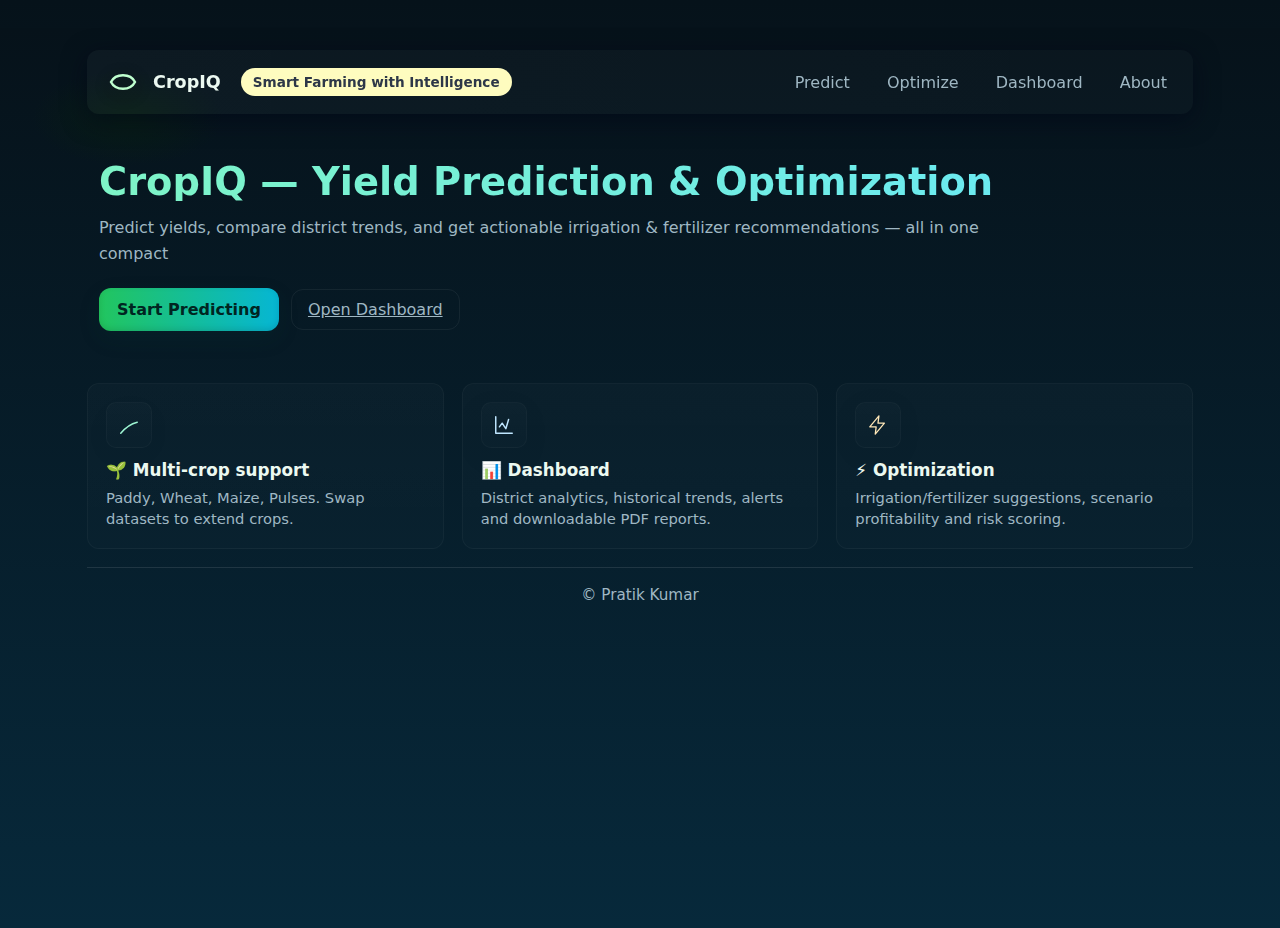
<file: frontend/index.html>
<!doctype html>
<html lang="en">
<head>
  <meta charset="utf-8"/>
  <meta name="viewport" content="width=device-width,initial-scale=1"/>
  <title>CropIQ (Smart Farming with Intelligence)</title>

  <!-- keep your existing stylesheet -->
  <link rel="stylesheet" href="assets/css/style.css"/>

  <!-- small component styles — paste into your CSS if you prefer keeping HTML clean -->
  <style>
    :root{
      --bg-1: #06121a;
      --bg-2: #07293b;
      --glass: rgba(255,255,255,0.04);
      --glass-2: rgba(255,255,255,0.03);
      --muted: #9fb7c3;
      --accent: linear-gradient(90deg,#22c55e,#06b6d4);
      --card-radius: 14px;
      --card-padding: 18px;
      --glass-border: rgba(255,255,255,0.06);
      --green: #10b981;
      --blue: #3b82f6;
      --orange: #fb923c;
      --glass-glow: rgba(34,197,94,0.06);
    }
    /* page background + container */
    html,body{height:100%;margin:0;font-family:Inter,system-ui,Arial,sans-serif;background:
      radial-gradient(1200px 600px at 10% 10%, rgba(8,32,18,0.7), transparent 8%),
      linear-gradient(180deg,var(--bg-1),var(--bg-2)); color:#ecf9f1;}
    .container{max-width:1150px;margin:28px auto;padding:22px}

    /* nav */
    .nav{display:flex;justify-content:space-between;align-items:center;padding:14px 18px;border-radius:12px;
      background:linear-gradient(90deg, rgba(255,255,255,0.03), rgba(255,255,255,0.02)); box-shadow:0 6px 24px rgba(2,6,23,0.6)}
    .brand{display:flex;align-items:center;gap:12px;font-weight:800}
    .brand svg{filter:drop-shadow(0 4px 8px rgba(0,0,0,0.35))}
    .nav a{color:var(--muted);text-decoration:none;margin-left:16px;padding:6px 8px;border-radius:8px;transition:all .18s}
    .nav a:hover{color:#fff;transform:translateY(-3px)}

    /* hero */
    .hero{padding:48px 12px 34px;text-align:left;display:grid;gap:14px}
    .hero h1{font-size:2.4rem;margin:0;line-height:1.02;background:linear-gradient(90deg,#7ef4c6,#67e8f9);
      -webkit-background-clip:text;-webkit-text-fill-color:transparent}
    .hero p{margin:0;color:var(--muted);max-width:86%}
    .hero .cta-row{margin-top:8px;display:flex;gap:12px;align-items:center}
    .btn-cta{background-image:var(--accent);color:#002521;border:none;padding:12px 18px;border-radius:12px;font-weight:700;cursor:pointer;
      box-shadow:0 8px 22px rgba(6,78,59,0.12), inset 0 -2px 6px rgba(0,0,0,0.12);text-decoration:none}
    .btn-ghost{background:transparent;border:1px solid rgba(255,255,255,0.06);color:var(--muted);padding:10px 16px;border-radius:12px}

    /* grid cards */
    .grid{display:grid;gap:18px}
    .grid-3{grid-template-columns:repeat(3,1fr)}
    .card{background:var(--glass);padding:var(--card-padding);border-radius:var(--card-radius);border:1px solid var(--glass-border);
      backdrop-filter: blur(8px);transition:transform .22s, box-shadow .22s}
    .card:hover{transform:translateY(-6px);box-shadow:0 18px 40px rgba(3,7,12,0.6)}

    /* feature clickable cards */
    .feature-card{display:block;text-decoration:none;color:inherit;padding:18px;border-radius:12px;border:1px solid rgba(255,255,255,0.04);
      background:linear-gradient(180deg, rgba(255,255,255,0.02), rgba(255,255,255,0.01));position:relative;overflow:hidden;box-sizing:border-box}
    .feature-card .icon{width:46px;height:46px;border-radius:10px;display:inline-grid;place-items:center;margin-bottom:10px;
      background:linear-gradient(180deg, rgba(255,255,255,0.02), rgba(255,255,255,0.01));border:1px solid rgba(255,255,255,0.03)}
    .feature-card h3{margin:2px 0 8px;font-size:1.05rem}
    .feature-card p{margin:0;color:var(--muted);font-size:0.92rem}

    /* colored accents on hover (keeps size stable) */
    .feature-card.crop:hover{background:linear-gradient(90deg, rgba(16,185,129,0.06), rgba(6,182,212,0.02));box-shadow:0 12px 30px rgba(16,185,129,0.12)}
    .feature-card.dash:hover{background:linear-gradient(90deg, rgba(59,130,246,0.06), rgba(34,211,238,0.02));box-shadow:0 12px 30px rgba(59,130,246,0.12)}
    .feature-card.opt:hover{background:linear-gradient(90deg, rgba(251,146,60,0.06), rgba(250,204,21,0.02));box-shadow:0 12px 30px rgba(251,146,60,0.12)}

    /* click / active (blue highlight requested) */
    .feature-card:active, .feature-card.active{
      background: linear-gradient(90deg, rgba(59,130,246,0.16), rgba(59,130,246,0.08));
      color:#06203b; transform: none; box-shadow: inset 0 3px 8px rgba(2,6,23,0.35);
      border-color: rgba(59,130,246,0.5);
    }

    /* icons */
    .icon svg{filter:drop-shadow(0 6px 18px rgba(0,0,0,0.5))}

    /* footer */
    footer{margin-top:18px;padding:18px;text-align:center;color:var(--muted);font-size:0.95rem}

    /* responsive */
    @media (max-width:960px){
      .grid-3{grid-template-columns:1fr}
      .hero p{max-width:100%}
      .nav{flex-direction:column;gap:12px}
    }

    /* small focus style for accessibility */
    .feature-card:focus{outline:3px solid rgba(59,130,246,0.18);outline-offset:2px}
  </style>

  <script>
    // small helper: set .active class on clicked card to persist blue highlight until navigation
    document.addEventListener('DOMContentLoaded', function(){
      document.querySelectorAll('.feature-card').forEach(card=>{
        card.addEventListener('pointerdown', ()=>{ // pointerdown gives immediate tactile feel
          document.querySelectorAll('.feature-card').forEach(c=>c.classList.remove('active'));
          card.classList.add('active');
        });
      });
      // optional: listen for keyboard activation (Enter/Space)
      document.querySelectorAll('.feature-card').forEach(card=>{
        card.setAttribute('tabindex','0'); // make focusable
        card.addEventListener('keydown', (e)=>{
          if(e.key === 'Enter' || e.key === ' '){
            e.preventDefault();
            card.click();
          }
        });
      });
    });
  </script>
</head>
<body>
  <div class="container">
    <nav class="nav" aria-label="Main navigation">
      <div class="brand" aria-hidden="true">
        <svg width="36" height="36" viewBox="0 0 24 24" fill="none" style="vertical-align:middle">
          <path d="M4 12c3-6 13-6 16 0-3 6-13 6-16 0Z" stroke="#bfffcf" stroke-width="1.6" stroke-linecap="round"/>
        </svg>
        <span style="font-size:1.1rem">CropIQ</span> <span class="badge" style="margin-left:8px">Smart Farming with Intelligence</span>
      </div>

      <div>
        <a href="predict.html">Predict</a>
        <a href="optimize.html">Optimize</a>
        <a href="dashboard.html">Dashboard</a>
        <a href="about.html">About</a>
      </div>
    </nav>

    <section class="hero" role="banner">
      <h1>CropIQ — Yield Prediction & Optimization</h1>
      <p>Predict yields, compare district trends, and get actionable irrigation & fertilizer recommendations — all in one compact </p>
      <div class="cta-row">
        <a class="btn-cta" href="predict.html">Start Predicting</a>
        <a class="btn-ghost" href="dashboard.html">Open Dashboard</a>
      </div>
    </section>

    <!-- Clickable feature cards -->
    <section class="grid grid-3" aria-label="features" style="margin-top:18px">
      <a href="predict.html" class="feature-card crop" title="Multi-crop support (Paddy, Wheat, Maize, Pulses)">
        <div class="icon" aria-hidden="true">
          <!-- leaf / crop icon -->
          <svg width="22" height="22" viewBox="0 0 24 24" fill="none"><path d="M3 21c5-6 10-10 18-12" stroke="#9ef6d3" stroke-width="1.6" stroke-linecap="round" stroke-linejoin="round"/></svg>
        </div>
        <h3>🌱 Multi-crop support</h3>
        <p class="small">Paddy, Wheat, Maize, Pulses. Swap datasets to extend crops.</p>
      </a>

      <a href="dashboard.html" class="feature-card dash" title="District analytics, trends and alerts">
        <div class="icon" aria-hidden="true">
          <!-- chart icon -->
          <svg width="22" height="22" viewBox="0 0 24 24" fill="none"><path d="M3 3v18h18" stroke="#bfe6ff" stroke-width="1.6" stroke-linecap="round" stroke-linejoin="round"/><path d="M7 14l3-4 4 6 3-10" stroke="#bfe6ff" stroke-width="1.6" stroke-linecap="round" stroke-linejoin="round"/></svg>
        </div>
        <h3>📊 Dashboard</h3>
        <p class="small">District analytics, historical trends, alerts and downloadable PDF reports.</p>
      </a>

      <a href="optimize.html" class="feature-card opt" title="Irrigation & fertilizer optimization">
        <div class="icon" aria-hidden="true">
          <!-- bolt icon -->
          <svg width="22" height="22" viewBox="0 0 24 24" fill="none"><path d="M13 2L3 14h7l-1 8 10-12h-7l1-8z" stroke="#ffe7b8" stroke-width="1.4" stroke-linecap="round" stroke-linejoin="round"/></svg>
        </div>
        <h3>⚡ Optimization</h3>
        <p class="small">Irrigation/fertilizer suggestions, scenario profitability and risk scoring.</p>
      </a>
    </section>

    <footer>
      © Pratik Kumar
    </footer>
  </div>
</body>
</html>
</file>
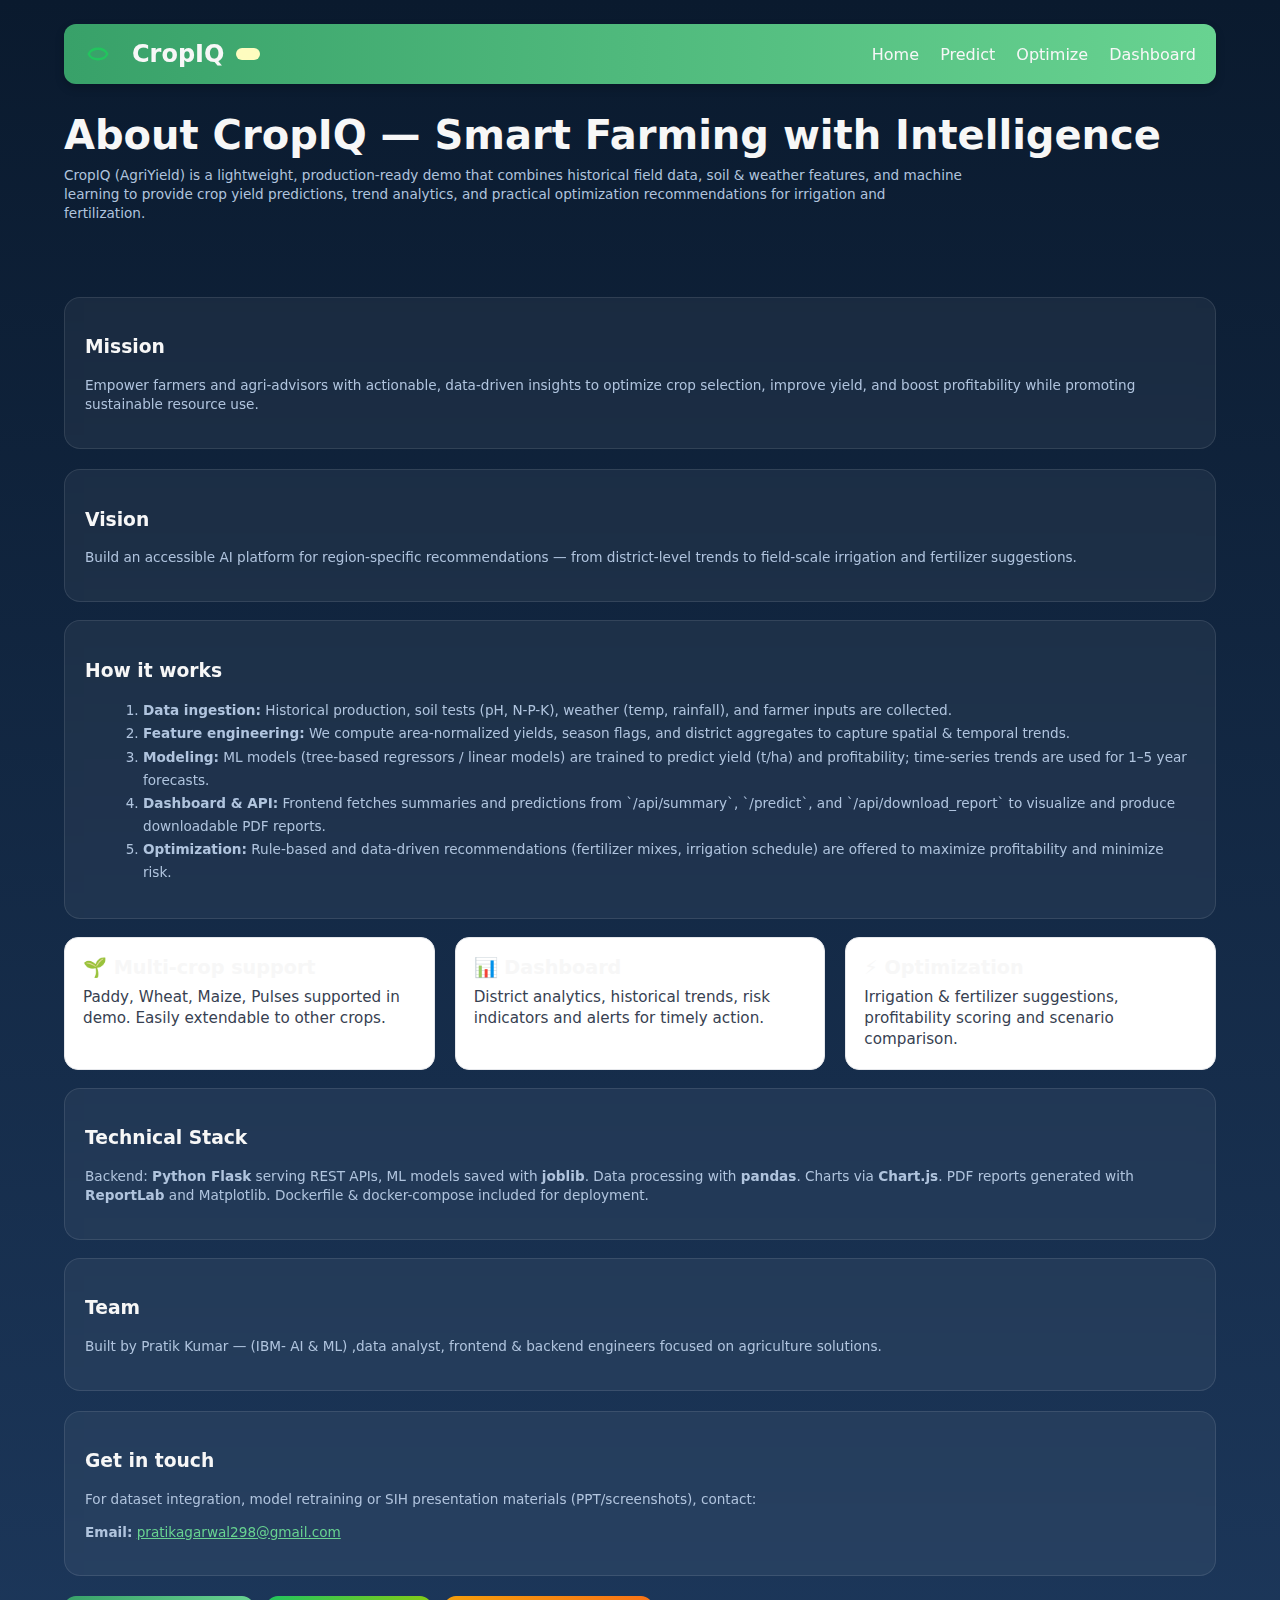
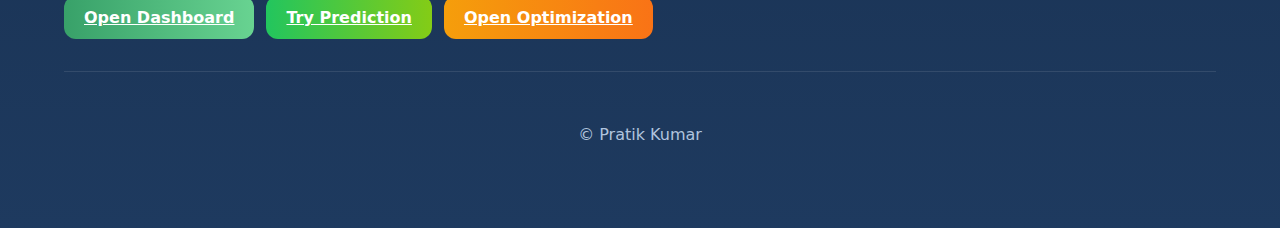
<file: frontend/about.html>
<!doctype html>
<html lang="en">
<head>
  <meta charset="utf-8"/>
  <meta name="viewport" content="width=device-width,initial-scale=1"/>
  <title>CropIQ (Smart Farming with Intelligence)</title>
  <link rel="stylesheet" href="assets/css/style.css"/>
</head>
<body>
  <div class="container">
    <nav class="nav" aria-label="Main navigation">
      <div class="brand">
        <!-- simple leaf icon -->
        <svg width="28" height="28" viewBox="0 0 24 24" fill="none" aria-hidden="true" style="margin-right:8px">
          <path d="M4 12c3-6 13-6 16 0-3 6-13 6-16 0Z" stroke="#22c55e" stroke-width="2" stroke-linecap="round" stroke-linejoin="round"/>
        </svg>
        CropIQ <span class="badge"> </span>
      </div>

      <div class="nav-links" role="navigation" aria-label="Pages">
        <a href="index.html">Home</a>
        <a href="predict.html">Predict</a>
        <a href="optimize.html">Optimize</a>
        <a href="dashboard.html">Dashboard</a>
      </div>
    </nav>

    <header class="hero" style="text-align:left; padding-top:28px;">
      <h1>About CropIQ — Smart Farming with Intelligence</h1>
      <p class="small" style="max-width:900px; margin-top:8px;">
        CropIQ (AgriYield) is a lightweight, production-ready demo that combines historical field data,
        soil & weather features, and machine learning to provide crop yield predictions, trend analytics,
        and practical optimization recommendations for irrigation and fertilization.
      </p>
    </header>

    <!-- Overview -->
    <section class="grid" style="margin-top:20px">
      <div class="card">
        <h3>Mission</h3>
        <p class="small">
          Empower farmers and agri-advisors with actionable, data-driven insights to optimize crop selection,
          improve yield, and boost profitability while promoting sustainable resource use.
        </p>
      </div>

      <div class="card">
        <h3>Vision</h3>
        <p class="small">
          Build an accessible AI platform for region-specific recommendations — from district-level trends to
          field-scale irrigation and fertilizer suggestions.
        </p>
      </div>
    </section>

    <!-- How it works -->
    <section class="card" style="margin-top:18px">
      <h3>How it works</h3>
      <ol class="small" style="margin-left:18px; line-height:1.7;">
        <li><strong>Data ingestion:</strong> Historical production, soil tests (pH, N-P-K), weather (temp, rainfall), and farmer inputs are collected.</li>
        <li><strong>Feature engineering:</strong> We compute area-normalized yields, season flags, and district aggregates to capture spatial & temporal trends.</li>
        <li><strong>Modeling:</strong> ML models (tree-based regressors / linear models) are trained to predict yield (t/ha) and profitability; time-series trends are used for 1–5 year forecasts.</li>
        <li><strong>Dashboard & API:</strong> Frontend fetches summaries and predictions from `/api/summary`, `/predict`, and `/api/download_report` to visualize and produce downloadable PDF reports.</li>
        <li><strong>Optimization:</strong> Rule-based and data-driven recommendations (fertilizer mixes, irrigation schedule) are offered to maximize profitability and minimize risk.</li>
      </ol>
    </section>

    <!-- Features -->
    <section class="grid grid-3" style="margin-top:18px">
      <a href="predict.html" class="feature-card crop" aria-label="Multi-crop support">
        <h3>🌱 Multi-crop support</h3>
        <p class="small">Paddy, Wheat, Maize, Pulses supported in demo. Easily extendable to other crops.</p>
      </a>

      <a href="dashboard.html" class="feature-card dashboard" aria-label="Dashboard analytics">
        <h3>📊 Dashboard</h3>
        <p class="small">District analytics, historical trends, risk indicators and alerts for timely action.</p>
      </a>

      <a href="optimize.html" class="feature-card optimize" aria-label="Optimization">
        <h3>⚡ Optimization</h3>
        <p class="small">Irrigation & fertilizer suggestions, profitability scoring and scenario comparison.</p>
      </a>
    </section>

    <!-- Technical details -->
    <section class="card" style="margin-top:18px">
      <h3>Technical Stack</h3>
      <p class="small">
        Backend: <strong>Python Flask</strong> serving REST APIs, ML models saved with <strong>joblib</strong>.
        Data processing with <strong>pandas</strong>. Charts via <strong>Chart.js</strong>. PDF reports generated with <strong>ReportLab</strong> and Matplotlib.
        Dockerfile & docker-compose included for deployment.
      </p>
    </section>

    <!-- Team & Contact -->
    <section class="grid" style="margin-top:18px">
      <div class="card">
        <h3>Team</h3>
        <p class="small">
          Built by Pratik Kumar — (IBM- AI & ML) ,data analyst, frontend & backend engineers focused on agriculture solutions.
        </p>
      </div>

      <div class="card">
        <h3>Get in touch</h3>
        <p class="small">
          For dataset integration, model retraining or SIH presentation materials (PPT/screenshots), contact:
        </p>
        <p class="small" style="margin-top:8px"><strong>Email:</strong> <a href="mailto:pratikkumar207302@gmail.com" style="color:var(--accent2)">pratikagarwal298@gmail.com</a></p>
      </div>
    </section>

    <!-- CTA -->
    <div style="display:flex; gap:12px; margin-top:20px; align-items:center;">
      <a class="btn" href="dashboard.html">Open Dashboard</a>
      <a class="btn" href="predict.html" style="background:linear-gradient(90deg,#22c55e,#84cc16)">Try Prediction</a>
      <a class="btn" href="optimize.html" style="background:linear-gradient(90deg,#f59e0b,#f97316)">Open Optimization</a>
    </div>

    <footer style="margin-top:32px">
    <!--  <p class="small">Expand datasets & models for production. Replace <code>backend/crop_history.csv</code> with real field & satellite data to improve accuracy.</p>  -->
      <p style="margin-top:10px">&copy; Pratik Kumar</p>
    </footer>
  </div>

  <!-- Optional small script to add active class to clicked feature card for visual feedback -->
  <script>
    document.addEventListener('click', function (e) {
      const card = e.target.closest('.feature-card');
      if (!card) return;
      // remove .active from siblings
      document.querySelectorAll('.feature-card').forEach(c => c.classList.remove('active'));
      card.classList.add('active');
      // let natural navigation happen (link will open)
    });
  </script>
</body>
</html>
</file>
<file: frontend/assets/css/style.css>
:root {
  --bg: #0a1a2e;
  --card: #1a2b3c;
  --muted: #b0c4de;
  --text: #f7f7f7;
  --accent: #38a169;
  --accent2: #68d391;
  --highlight: #fefcbf;
}

* {
  box-sizing: border-box;
}

body {
  margin: 0;
  font-family: 'Inter', system-ui, Arial, sans-serif;
  background: linear-gradient(180deg, #0a1a2e, #1e3a5f);
  color: var(--text);
  animation: fadeIn 1s ease-in;
}

.container {
  max-width: 1200px;
  margin: 0 auto;
  padding: 24px;
}

.nav {
  display: flex;
  justify-content: space-between;
  align-items: center;
  padding: 16px 20px;
  background: linear-gradient(to right, var(--accent), var(--accent2));
  border-radius: 12px;
  box-shadow: 0 4px 10px rgba(0, 0, 0, 0.2);
  position: sticky;
  top: 0;
  z-index: 10;
}

.brand {
  font-weight: 800;
  font-size: 1.5rem;
  display: flex;
  gap: 12px;
  align-items: center;
}

.badge {
  font-size: 0.85rem;
  padding: 6px 12px;
  border-radius: 16px;
  background: var(--highlight);
  color: #2d3748;
  font-weight: 600;
}

.nav a {
  color: var(--text);
  text-decoration: none;
  margin-left: 16px;
  font-weight: 500;
  transition: color 0.3s ease, transform 0.2s ease;
}

.nav a:hover {
  color: var(--highlight);
  transform: translateY(-2px);
}

.hero {
  padding: 40px 0;
  text-align: center;
}

h1 {
  margin: 0 0 8px;
  font-size: 2.5rem;
  font-weight: 700;
  color: var(--text);
}

p {
  color: var(--muted);
  line-height: 1.6;
}

.grid {
  display: grid;
  gap: 20px;
}

.grid-3 {
  grid-template-columns: repeat(3, 1fr);
}

.card {
  background: rgba(255, 255, 255, 0.05);
  backdrop-filter: blur(8px);
  padding: 20px;
  border-radius: 16px;
  border: 1px solid rgba(255, 255, 255, 0.1);
  transition: transform 0.3s ease, box-shadow 0.3s ease;
}

.card:hover {
  transform: translateY(-5px);
  box-shadow: 0 8px 20px rgba(0, 0, 0, 0.15);
}

.btn {
  background: linear-gradient(90deg, var(--accent), var(--accent2));
  border: none;
  padding: 12px 20px;
  border-radius: 12px;
  color: #fff;
  font-weight: 600;
  cursor: pointer;
  transition: transform 0.2s ease, box-shadow 0.2s ease;
}

.btn:hover {
  transform: scale(1.05);
  box-shadow: 0 4px 10px rgba(0, 0, 0, 0.2);
}

.form {
  display: grid;
  grid-template-columns: repeat(2, 1fr);
  gap: 16px;
}

.input, .select {
  padding: 12px;
  border-radius: 10px;
  border: 1px solid rgba(255, 255, 255, 0.1);
  background: rgba(255, 255, 255, 0.05);
  color: var(--text);
  transition: border-color 0.3s ease;
}

.input:focus, .select:focus {
  outline: none;
  border-color: var(--accent2);
}

.field {
  display: flex;
  flex-direction: column;
  gap: 6px;
}

.small {
  font-size: 0.85rem;
  color: var(--muted);
  line-height: 1.4;
}

footer {
  padding: 40px 0;
  text-align: center;
  color: var(--muted);
  border-top: 1px solid rgba(255, 255, 255, 0.1);
}

@keyframes fadeIn {
  from { opacity: 0; }
  to { opacity: 1; }
}

@media (max-width: 900px) {
  .grid-3 {
    grid-template-columns: 1fr;
  }
  .form {
    grid-template-columns: 1fr;
  }
  h1 {
    font-size: 1.75rem;
  }
  .nav {
    flex-direction: column;
    gap: 12px;
  }
  .nav a {
    margin-left: 0;
    margin-right: 12px;
  }
}


/* Base feature card style */
.feature-card {
  display: block;
  text-decoration: none;
  color: inherit;
  padding: 18px;
  border-radius: 14px;
  border: 1px solid #e5e7eb;
  background: #fff;
  transition: background 0.25s ease, color 0.25s ease, box-shadow 0.25s ease;
  box-sizing: border-box;
}

/* Title + text */
.feature-card h3 {
  margin: 0 0 8px 0;
  font-size: 1.2rem;
  font-weight: 600;
}
.feature-card p {
  margin: 0;
  font-size: 0.95rem;
  color: #374151;
}

/* Hover effect */
.feature-card:hover {
  background: #f0f9ff; /* light blue */
  color: #1d4ed8;      /* blue text */
  border-color: #3b82f6;
  box-shadow: 0 6px 14px rgba(59,130,246,0.25);
}

/* Active (click) effect */
.feature-card:active,
.feature-card.active { /* .active can be added via JS if you want persistence */
  background: #dbeafe; /* deeper light blue */
  border-color: #2563eb;
  color: #1e3a8a;
  box-shadow: inset 0 2px 6px rgba(0,0,0,0.1);
}
</file>
